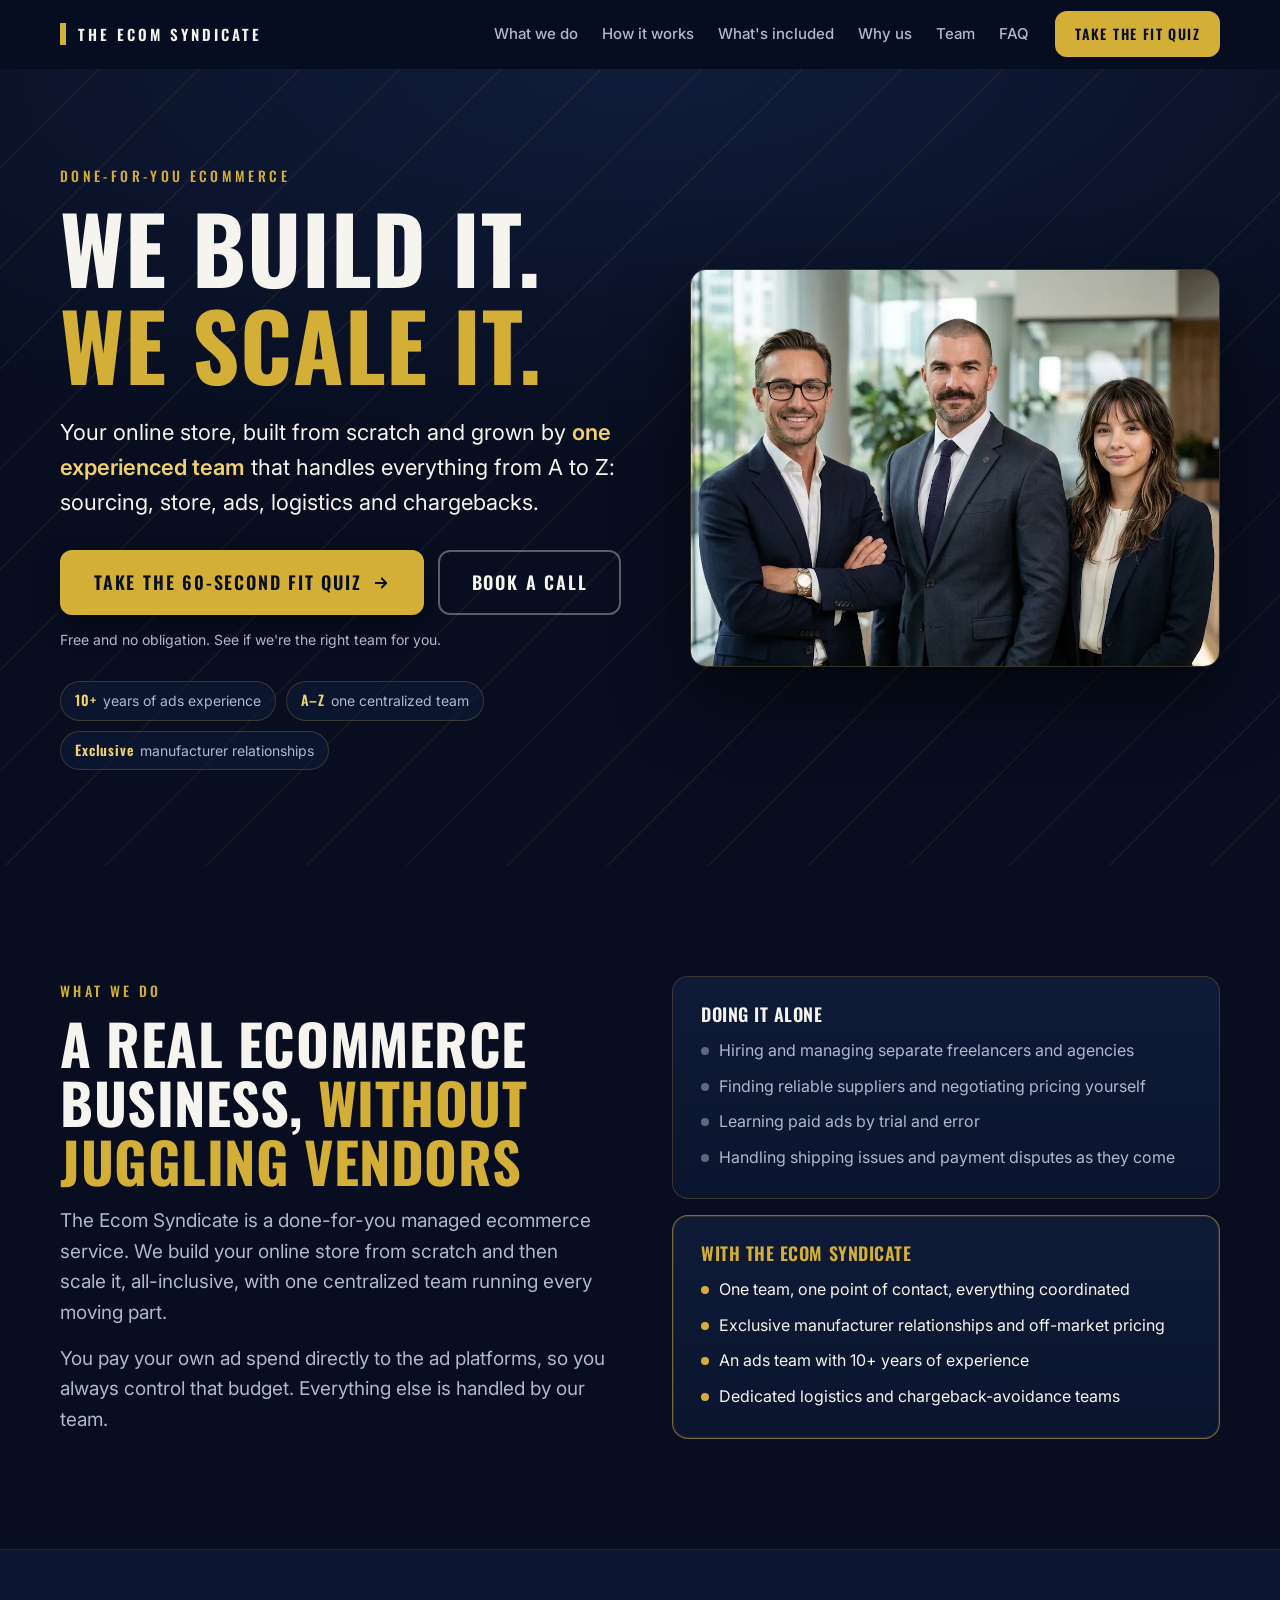
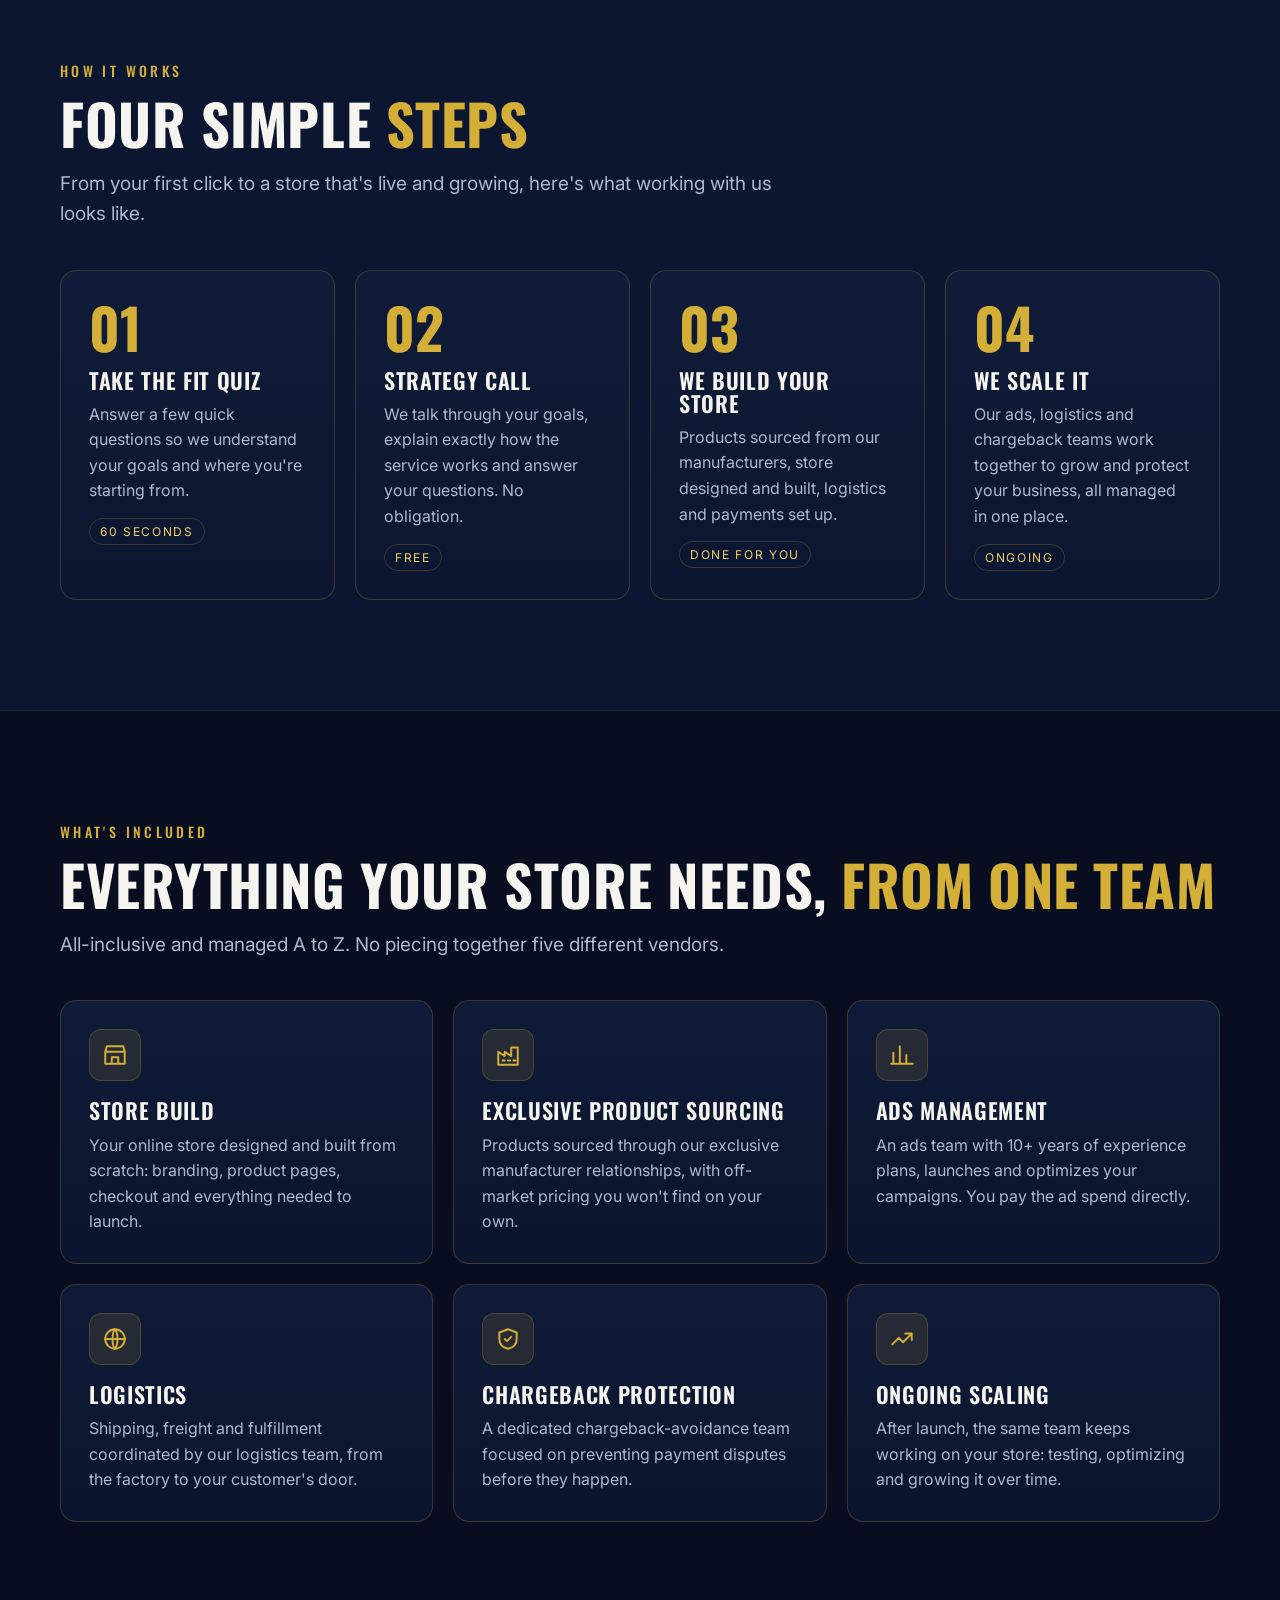
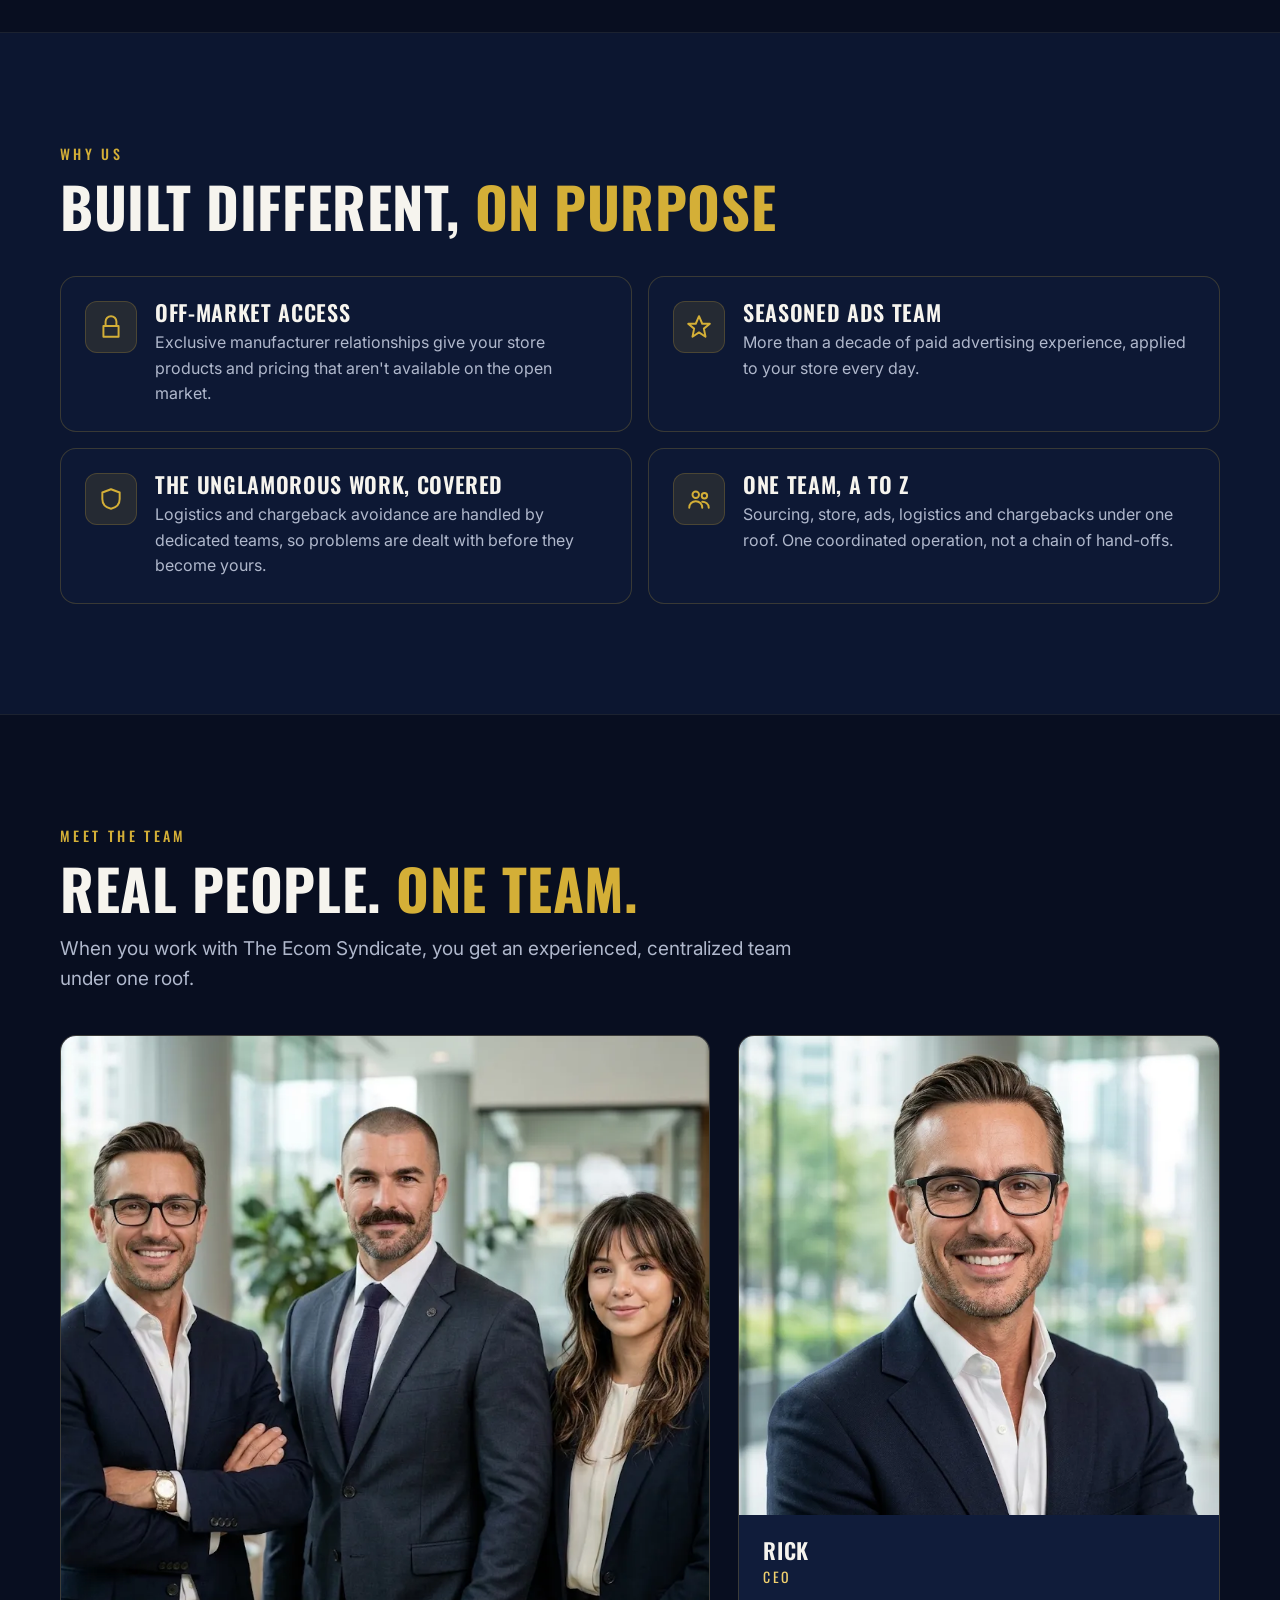
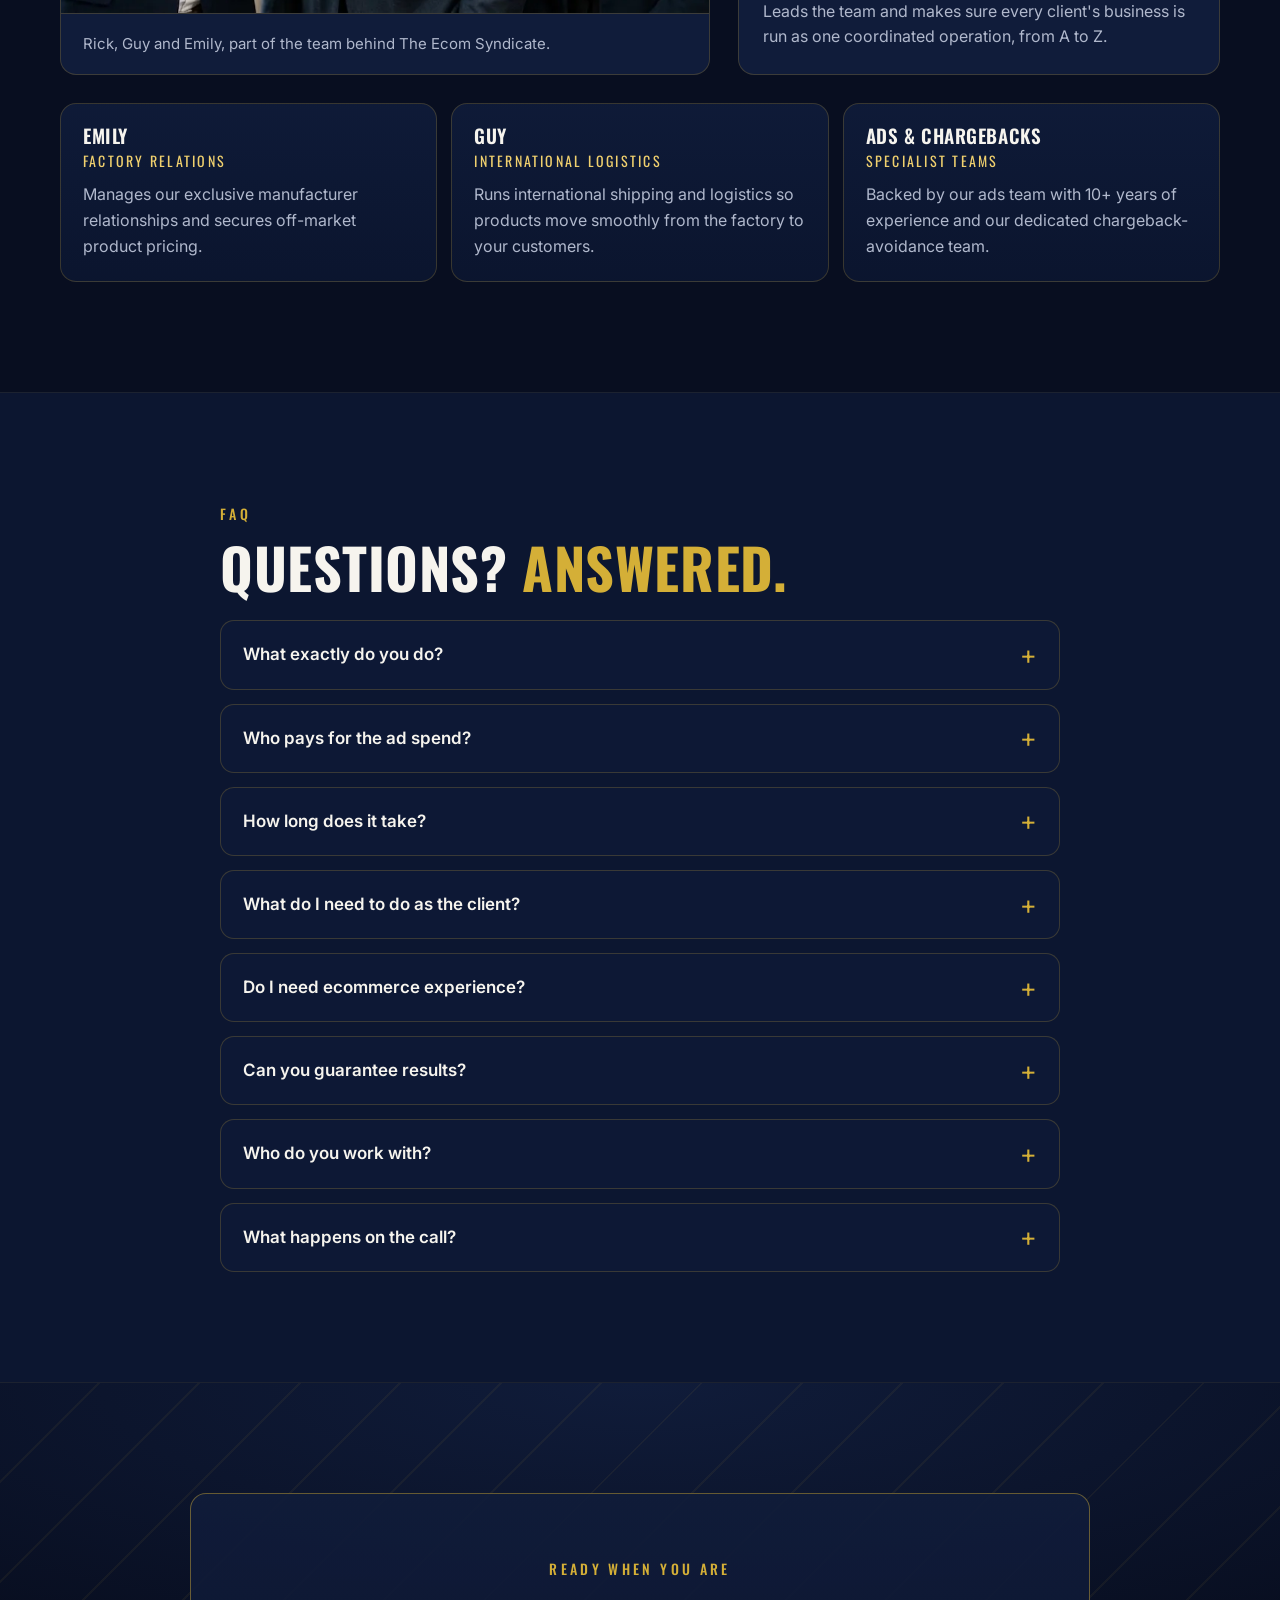
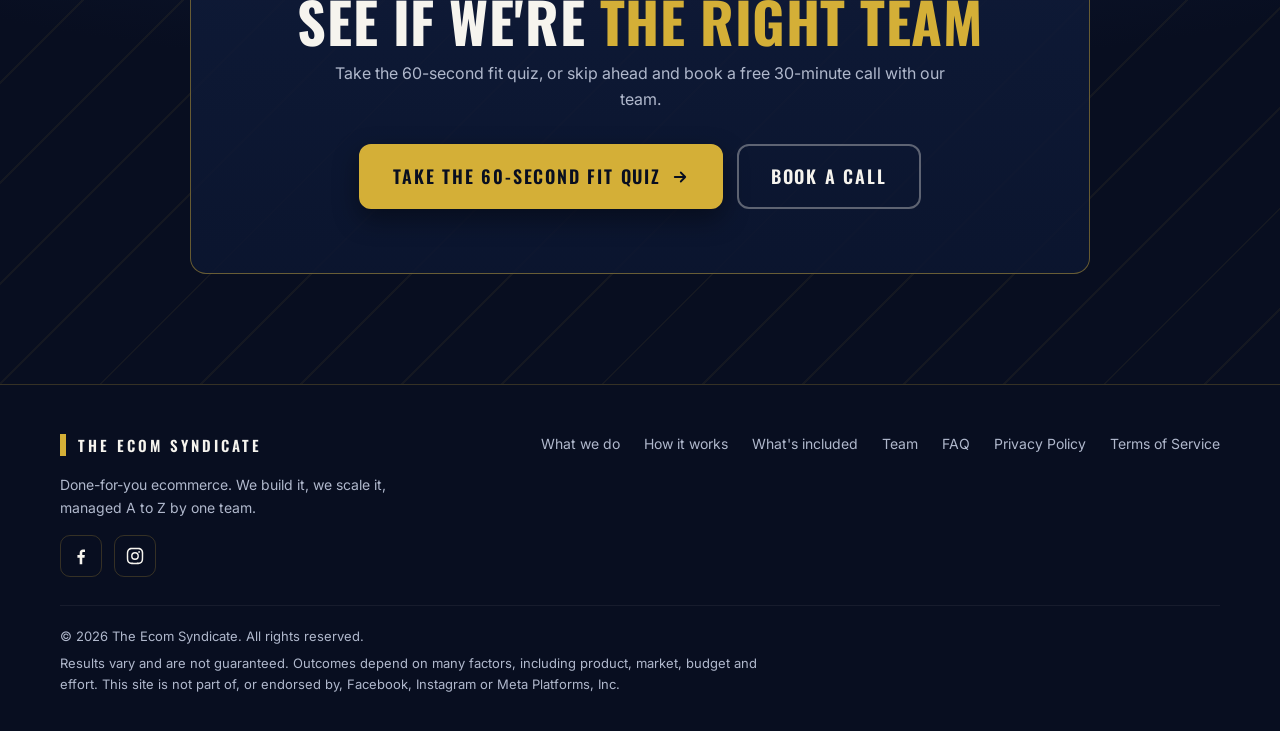
<file: index.html>
<!doctype html>
<html lang="en" class="no-js">
<head>
<meta charset="utf-8">
<meta name="viewport" content="width=device-width,initial-scale=1">
<script>document.documentElement.classList.remove('no-js')</script>
<title>The Ecom Syndicate | Done-for-You Ecommerce, Built and Scaled A to Z</title>
<meta name="description" content="The Ecom Syndicate builds your online store from scratch and scales it, managed A to Z by one experienced team: exclusive manufacturers, a 10+ year ads team, logistics and chargeback protection.">
<link rel="canonical" href="https://ecomsyndicatehq.com/">
<meta name="theme-color" content="#080e20">
<meta property="og:type" content="website">
<meta property="og:site_name" content="The Ecom Syndicate">
<meta property="og:title" content="The Ecom Syndicate | We Build It. We Scale It.">
<meta property="og:description" content="Done-for-you ecommerce, managed A to Z by one experienced team. Take the 60-second fit quiz.">
<meta property="og:url" content="https://ecomsyndicatehq.com/">
<meta property="og:image" content="https://ecomsyndicatehq.com/assets/og-image.jpg">
<meta property="og:image:width" content="1200">
<meta property="og:image:height" content="630">
<meta property="og:image:alt" content="The Ecom Syndicate: We build it. We scale it.">
<meta name="twitter:card" content="summary_large_image">
<meta name="twitter:title" content="The Ecom Syndicate | We Build It. We Scale It.">
<meta name="twitter:description" content="Done-for-you ecommerce, managed A to Z by one experienced team.">
<meta name="twitter:image" content="https://ecomsyndicatehq.com/assets/og-image.jpg">
<link rel="icon" href="favicon.ico" sizes="any">
<link rel="icon" type="image/svg+xml" href="favicon.svg">
<link rel="apple-touch-icon" href="assets/apple-touch-icon.png">
<link rel="manifest" href="site.webmanifest">
<link rel="preload" href="assets/oswald.woff2" as="font" type="font/woff2" crossorigin>
<link rel="preload" href="assets/inter.woff2" as="font" type="font/woff2" crossorigin>
<link rel="stylesheet" href="style.css">
<script type="application/ld+json">
{"@context":"https://schema.org","@type":"Organization","name":"The Ecom Syndicate","url":"https://ecomsyndicatehq.com/","logo":"https://ecomsyndicatehq.com/assets/icon-512.png","description":"Done-for-you managed ecommerce service. We build your online store from scratch and scale it, managed A to Z by one team.","sameAs":["https://www.facebook.com/profile.php?id=61596514027544","https://www.instagram.com/ecomsyndicate.hq/"]}
</script>
</head>
<body>
<a class="skip" href="#main">Skip to content</a>

<header class="site-head" id="head"><div class="wrap">
  <a class="wordmark" href="#top" aria-label="The Ecom Syndicate, back to top">The Ecom Syndicate</a>
  <button class="menu-btn" id="menuBtn" aria-expanded="false" aria-controls="nav" aria-label="Open menu"><svg viewBox="0 0 24 24" aria-hidden="true"><path d="M4 7h16M4 12h16M4 17h16"/></svg></button>
  <nav class="nav" id="nav" aria-label="Main">
    <ul>
      <li><a href="#what">What we do</a></li>
      <li><a href="#how">How it works</a></li>
      <li><a href="#included">What's included</a></li>
      <li><a href="#why">Why us</a></li>
      <li><a href="#team">Team</a></li>
      <li><a href="#faq">FAQ</a></li>
    </ul>
    <a class="btn sm" data-quiz href="https://ernestponz-create.github.io/ecom-syndicate/quiz/?utm_source=website&amp;utm_medium=referral&amp;utm_campaign=company_site">Take the fit quiz</a>
  </nav>
</div></header>

<main id="main">
<div class="bg hero" id="top"><div class="wrap">
  <div>
    <div class="eyebrow">Done-for-you ecommerce</div>
    <h1><span>We build it.</span><span class="gold">We scale it.</span></h1>
    <p class="lead">Your online store, built from scratch and grown by <b>one experienced team</b> that handles everything from A to Z: sourcing, store, ads, logistics and chargebacks.</p>
    <div class="ctas">
      <a class="btn" data-quiz href="https://ernestponz-create.github.io/ecom-syndicate/quiz/?utm_source=website&amp;utm_medium=referral&amp;utm_campaign=company_site">Take the 60-second fit quiz <svg viewBox="0 0 24 24" aria-hidden="true"><path d="M5 12h14M13 6l6 6-6 6"/></svg></a>
      <a class="btn ghost" href="#book">Book a call</a>
    </div>
    <span class="cta-note">Free and no obligation. See if we're the right team for you.</span>
    <ul class="pills" aria-label="Highlights">
      <li><b>10+</b>years of ads experience</li>
      <li><b>A–Z</b>one centralized team</li>
      <li><b>Exclusive</b>manufacturer relationships</li>
    </ul>
  </div>
  <div class="photo"><picture><source srcset="assets/team-photo.webp" type="image/webp"><img src="assets/team-photo.jpg" width="1024" height="765" alt="Rick, Guy and Emily of The Ecom Syndicate team in a modern office" fetchpriority="high"></picture></div>
</div></div>

<section id="what"><div class="wrap split">
  <div class="reveal">
    <div class="eyebrow">What we do</div>
    <h2>A real ecommerce business, <span class="gold">without juggling vendors</span></h2>
    <p class="sub">The Ecom Syndicate is a done-for-you managed ecommerce service. We build your online store from scratch and then scale it, all-inclusive, with one centralized team running every moving part.</p>
    <p class="sub">You pay your own ad spend directly to the ad platforms, so you always control that budget. Everything else is handled by our team.</p>
  </div>
  <div class="compare reveal">
    <div class="card">
      <h3>Doing it alone</h3>
      <ul>
        <li>Hiring and managing separate freelancers and agencies</li>
        <li>Finding reliable suppliers and negotiating pricing yourself</li>
        <li>Learning paid ads by trial and error</li>
        <li>Handling shipping issues and payment disputes as they come</li>
      </ul>
    </div>
    <div class="card us">
      <h3><span class="gold">With The Ecom Syndicate</span></h3>
      <ul>
        <li>One team, one point of contact, everything coordinated</li>
        <li>Exclusive manufacturer relationships and off-market pricing</li>
        <li>An ads team with 10+ years of experience</li>
        <li>Dedicated logistics and chargeback-avoidance teams</li>
      </ul>
    </div>
  </div>
</div></section>

<section id="how" class="alt"><div class="wrap">
  <div class="reveal">
    <div class="eyebrow">How it works</div>
    <h2>Four simple <span class="gold">steps</span></h2>
    <p class="sub">From your first click to a store that's live and growing, here's what working with us looks like.</p>
  </div>
  <ol class="grid g4 steps" style="list-style:none">
    <li class="card step reveal"><div class="num" aria-hidden="true">01</div><h3>Take the fit quiz</h3><p>Answer a few quick questions so we understand your goals and where you're starting from.</p><span class="tag">60 seconds</span></li>
    <li class="card step reveal"><div class="num" aria-hidden="true">02</div><h3>Strategy call</h3><p>We talk through your goals, explain exactly how the service works and answer your questions. No obligation.</p><span class="tag">Free</span></li>
    <li class="card step reveal"><div class="num" aria-hidden="true">03</div><h3>We build your store</h3><p>Products sourced from our manufacturers, store designed and built, logistics and payments set up.</p><span class="tag">Done for you</span></li>
    <li class="card step reveal"><div class="num" aria-hidden="true">04</div><h3>We scale it</h3><p>Our ads, logistics and chargeback teams work together to grow and protect your business, all managed in one place.</p><span class="tag">Ongoing</span></li>
  </ol>
</div></section>

<section id="included"><div class="wrap">
  <div class="reveal">
    <div class="eyebrow">What's included</div>
    <h2>Everything your store needs, <span class="gold">from one team</span></h2>
    <p class="sub">All-inclusive and managed A to Z. No piecing together five different vendors.</p>
  </div>
  <div class="grid g3">
    <article class="card reveal"><div class="ico" aria-hidden="true"><svg viewBox="0 0 24 24"><path d="M3 9l1.5-5h15L21 9M3 9h18M3 9v11h18V9M9 20v-6h6v6"/></svg></div><h3>Store build</h3><p>Your online store designed and built from scratch: branding, product pages, checkout and everything needed to launch.</p></article>
    <article class="card reveal"><div class="ico" aria-hidden="true"><svg viewBox="0 0 24 24"><path d="M3 21V9l6 4V9l6 4V5h6v16zM7 17h2M12 17h2M17 17h2"/></svg></div><h3>Exclusive product sourcing</h3><p>Products sourced through our exclusive manufacturer relationships, with off-market pricing you won't find on your own.</p></article>
    <article class="card reveal"><div class="ico" aria-hidden="true"><svg viewBox="0 0 24 24"><path d="M4 20V10M10 20V4M16 20v-8M22 20H2"/></svg></div><h3>Ads management</h3><p>An ads team with 10+ years of experience plans, launches and optimizes your campaigns. You pay the ad spend directly.</p></article>
    <article class="card reveal"><div class="ico" aria-hidden="true"><svg viewBox="0 0 24 24"><circle cx="12" cy="12" r="9"/><path d="M3 12h18M12 3c3 3 3 15 0 18M12 3c-3 3-3 15 0 18"/></svg></div><h3>Logistics</h3><p>Shipping, freight and fulfillment coordinated by our logistics team, from the factory to your customer's door.</p></article>
    <article class="card reveal"><div class="ico" aria-hidden="true"><svg viewBox="0 0 24 24"><path d="M12 3l8 3v6c0 5-3.5 8-8 9-4.5-1-8-4-8-9V6zM9 12l2 2 4-4"/></svg></div><h3>Chargeback protection</h3><p>A dedicated chargeback-avoidance team focused on preventing payment disputes before they happen.</p></article>
    <article class="card reveal"><div class="ico" aria-hidden="true"><svg viewBox="0 0 24 24"><path d="M3 17l6-6 4 4 8-8M15 7h6v6"/></svg></div><h3>Ongoing scaling</h3><p>After launch, the same team keeps working on your store: testing, optimizing and growing it over time.</p></article>
  </div>
</div></section>

<section id="why" class="alt"><div class="wrap">
  <div class="reveal">
    <div class="eyebrow">Why us</div>
    <h2>Built different, <span class="gold">on purpose</span></h2>
  </div>
  <div class="why">
    <div class="item reveal"><div class="ico" aria-hidden="true"><svg viewBox="0 0 24 24"><path d="M7 11V7a5 5 0 0110 0v4M5 11h14v10H5z"/></svg></div><div><h3>Off-market access</h3><p>Exclusive manufacturer relationships give your store products and pricing that aren't available on the open market.</p></div></div>
    <div class="item reveal"><div class="ico" aria-hidden="true"><svg viewBox="0 0 24 24"><path d="M12 2l3 7h7l-5.5 4.5L18 21l-6-4-6 4 1.5-7.5L2 9h7z"/></svg></div><div><h3>Seasoned ads team</h3><p>More than a decade of paid advertising experience, applied to your store every day.</p></div></div>
    <div class="item reveal"><div class="ico" aria-hidden="true"><svg viewBox="0 0 24 24"><path d="M12 3l8 3v6c0 5-3.5 8-8 9-4.5-1-8-4-8-9V6z"/></svg></div><div><h3>The unglamorous work, covered</h3><p>Logistics and chargeback avoidance are handled by dedicated teams, so problems are dealt with before they become yours.</p></div></div>
    <div class="item reveal"><div class="ico" aria-hidden="true"><svg viewBox="0 0 24 24"><circle cx="9" cy="8" r="3"/><circle cx="17" cy="9" r="2.5"/><path d="M3 20c0-3.5 2.7-6 6-6s6 2.5 6 6M15 14.5c3 0 6 2 6 5.5"/></svg></div><div><h3>One team, A to Z</h3><p>Sourcing, store, ads, logistics and chargebacks under one roof. One coordinated operation, not a chain of hand-offs.</p></div></div>
  </div>
</div></section>

<section id="team"><div class="wrap">
  <div class="reveal">
    <div class="eyebrow">Meet the team</div>
    <h2>Real people. <span class="gold">One team.</span></h2>
    <p class="sub">When you work with The Ecom Syndicate, you get an experienced, centralized team under one roof.</p>
  </div>
  <div class="team">
    <figure class="group reveal">
      <picture><source srcset="assets/team-photo.webp" type="image/webp"><img loading="lazy" src="assets/team-photo.jpg" width="1024" height="765" alt="Rick, Guy and Emily of The Ecom Syndicate standing together in the office"></picture>
      <figcaption>Rick, Guy and Emily, part of the team behind The Ecom Syndicate.</figcaption>
    </figure>
    <article class="ceo reveal">
      <picture><source srcset="assets/rick-ceo.webp" type="image/webp"><img loading="lazy" src="assets/rick-ceo.jpg" width="765" height="1024" alt="Portrait of Rick, CEO of The Ecom Syndicate"></picture>
      <div class="meta"><h3>Rick</h3><div class="role">CEO</div><p>Leads the team and makes sure every client's business is run as one coordinated operation, from A to Z.</p></div>
    </article>
  </div>
  <div class="roles">
    <div class="card reveal"><h3>Emily</h3><div class="role">Factory Relations</div><p>Manages our exclusive manufacturer relationships and secures off-market product pricing.</p></div>
    <div class="card reveal"><h3>Guy</h3><div class="role">International Logistics</div><p>Runs international shipping and logistics so products move smoothly from the factory to your customers.</p></div>
    <div class="card reveal"><h3>Ads &amp; chargebacks</h3><div class="role">Specialist teams</div><p>Backed by our ads team with 10+ years of experience and our dedicated chargeback-avoidance team.</p></div>
  </div>
</div></section>

<section id="faq" class="alt"><div class="wrap faq">
  <div class="eyebrow">FAQ</div>
  <h2>Questions? <span class="gold">Answered.</span></h2>
  <div style="margin-top:24px">
    <details><summary>What exactly do you do?</summary><p>We're a done-for-you managed ecommerce service. We build your online store from scratch and scale it. One centralized team handles store build, product sourcing, advertising, logistics and chargeback protection.</p></details>
    <details><summary>Who pays for the ad spend?</summary><p>You do. Ad spend is paid directly by you to the ad platforms, so you always own and control that budget. Our ads team plans and manages the campaigns.</p></details>
    <details><summary>How long does it take?</summary><p>It depends on your products, sourcing and setup, so we don't quote a one-size-fits-all timeline. On your strategy call we'll walk you through realistic timing for building and launching your store.</p></details>
    <details><summary>What do I need to do as the client?</summary><p>Very little day to day. You share your goals, fund your own ad spend, review and approve key decisions, and stay in the loop on progress. Our team handles the work from A to Z.</p></details>
    <details><summary>Do I need ecommerce experience?</summary><p>No. Some clients are starting from zero, and others already run a store and want help scaling it. Either way, our team does the heavy lifting.</p></details>
    <details><summary>Can you guarantee results?</summary><p>No one can honestly guarantee specific results, and we don't. Outcomes depend on many factors, including product, market, budget and timing. What we do offer is an experienced team working on your business, and an honest conversation about what's realistic.</p></details>
    <details><summary>Who do you work with?</summary><p>We currently focus on clients in the United States: aspiring ecommerce owners and investors who want a real online business without running every piece themselves.</p></details>
    <details><summary>What happens on the call?</summary><p>We learn about your goals and situation, explain how the service works and answer your questions. If it looks like a fit, we'll outline next steps. There's no obligation.</p></details>
  </div>
</div></section>

<section id="book" class="bg final"><div class="wrap">
  <div class="card reveal">
    <div class="eyebrow">Ready when you are</div>
    <h2>See if we're <span class="gold">the right team</span></h2>
    <p class="sub">Take the 60-second fit quiz, or skip ahead and book a free 30-minute call with our team.</p>
    <div class="ctas">
      <a class="btn" data-quiz href="https://ernestponz-create.github.io/ecom-syndicate/quiz/?utm_source=website&amp;utm_medium=referral&amp;utm_campaign=company_site">Take the 60-second fit quiz <svg viewBox="0 0 24 24" aria-hidden="true"><path d="M5 12h14M13 6l6 6-6 6"/></svg></a>
      <a class="btn ghost" href="https://calendly.com/ernestponz/30min" target="_blank" rel="noopener">Book a call <span class="sr">(opens in a new tab)</span></a>
    </div>
  </div>
</div></section>
</main>

<footer><div class="wrap">
  <div class="top">
    <div>
      <a class="wordmark" href="#top">The Ecom Syndicate</a>
      <p style="margin-top:12px;max-width:40ch">Done-for-you ecommerce. We build it, we scale it, managed A to Z by one team.</p>
      <div class="social">
        <a href="https://www.facebook.com/profile.php?id=61596514027544" target="_blank" rel="noopener" aria-label="The Ecom Syndicate on Facebook (opens in a new tab)"><svg viewBox="0 0 24 24" aria-hidden="true"><path d="M13.5 22v-8h2.7l.4-3.2h-3.1V8.8c0-.9.3-1.5 1.6-1.5h1.7V4.4c-.3 0-1.3-.1-2.4-.1-2.4 0-4 1.5-4 4.1v2.4H7.7V14h2.7v8z"/></svg></a>
        <a href="https://www.instagram.com/ecomsyndicate.hq/" target="_blank" rel="noopener" aria-label="The Ecom Syndicate on Instagram (opens in a new tab)"><svg viewBox="0 0 24 24" aria-hidden="true"><path d="M12 7.3A4.7 4.7 0 1 0 12 16.7 4.7 4.7 0 0 0 12 7.3zm0 7.7a3 3 0 1 1 0-6 3 3 0 0 1 0 6zm6-7.9a1.1 1.1 0 1 1-2.2 0 1.1 1.1 0 0 1 2.2 0zM21.9 8.1c-.1-1.6-.4-3-1.6-4.2S17.6 2.3 16 2.2C14.3 2.1 9.7 2.1 8 2.2c-1.6.1-3 .4-4.2 1.6S2.3 6.5 2.2 8.1C2.1 9.8 2.1 14.3 2.2 16c.1 1.6.4 3 1.6 4.2s2.6 1.5 4.2 1.6c1.7.1 6.3.1 8 0 1.6-.1 3-.4 4.2-1.6s1.5-2.6 1.6-4.2c.1-1.7.1-6.2.1-7.9zm-2.2 9.7a3.3 3.3 0 0 1-1.8 1.8c-1.3.5-4.3.4-5.9.4s-4.6.1-5.9-.4a3.3 3.3 0 0 1-1.8-1.8c-.5-1.3-.4-4.3-.4-5.8s-.1-4.6.4-5.8a3.3 3.3 0 0 1 1.8-1.8C7.4 3.9 10.4 4 12 4s4.6-.1 5.9.4a3.3 3.3 0 0 1 1.8 1.8c.5 1.3.4 4.3.4 5.8s.1 4.6-.4 5.8z"/></svg></a>
      </div>
    </div>
    <nav aria-label="Footer">
      <ul>
        <li><a href="#what">What we do</a></li>
        <li><a href="#how">How it works</a></li>
        <li><a href="#included">What's included</a></li>
        <li><a href="#team">Team</a></li>
        <li><a href="#faq">FAQ</a></li>
        <li><a href="privacy.html">Privacy Policy</a></li>
        <li><a href="terms.html">Terms of Service</a></li>
      </ul>
    </nav>
  </div>
  <div class="legal-note">
    <p>&copy; <span id="yr">2026</span> The Ecom Syndicate. All rights reserved.</p>
    <p style="margin-top:6px;max-width:90ch">Results vary and are not guaranteed. Outcomes depend on many factors, including product, market, budget and effort. This site is not part of, or endorsed by, Facebook, Instagram or Meta Platforms, Inc.</p>
  </div>
</div></footer>
<script src="script.js" defer></script>
</body>
</html>
</file>
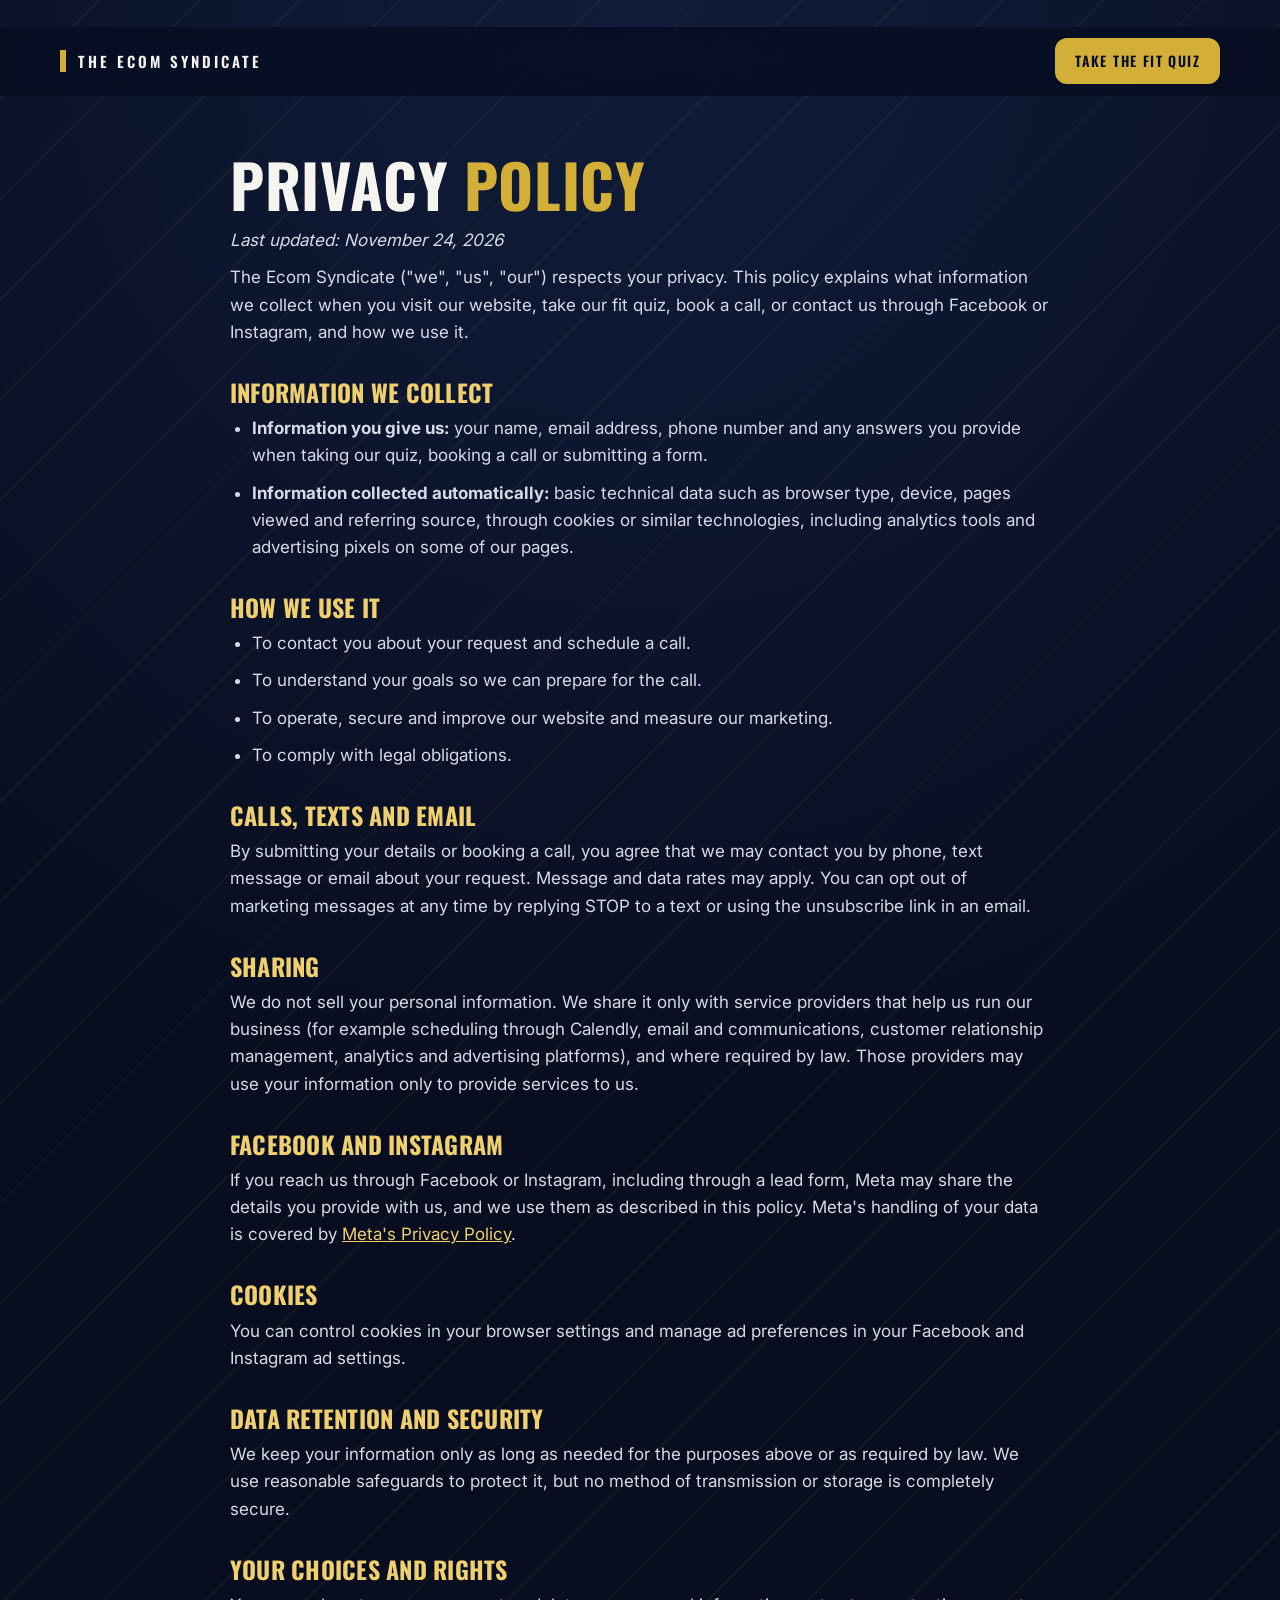
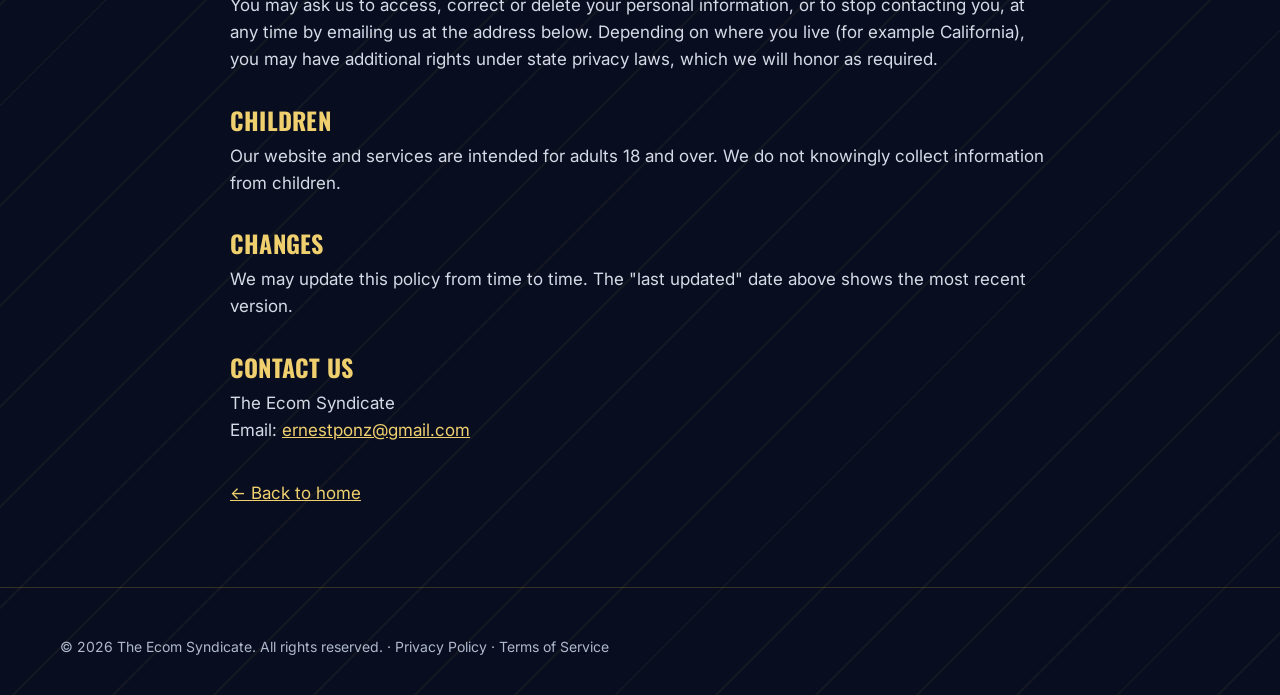
<file: privacy.html>
<!doctype html>
<html lang="en">
<head>
<meta charset="utf-8"><meta name="viewport" content="width=device-width,initial-scale=1">
<title>Privacy Policy | The Ecom Syndicate</title>
<meta name="description" content="How The Ecom Syndicate collects, uses and protects your information.">
<link rel="canonical" href="https://ecomsyndicatehq.com/privacy.html">
<meta name="theme-color" content="#080e20">
<link rel="icon" href="favicon.ico" sizes="any"><link rel="icon" type="image/svg+xml" href="favicon.svg"><link rel="apple-touch-icon" href="assets/apple-touch-icon.png">
<link rel="preload" href="assets/oswald.woff2" as="font" type="font/woff2" crossorigin>
<link rel="stylesheet" href="style.css">
</head>
<body class="bg">
<a class="skip" href="#main">Skip to content</a>
<header class="site-head" id="head"><div class="wrap"><a class="wordmark" href="index.html">The Ecom Syndicate</a><a class="btn sm" href="https://ernestponz-create.github.io/ecom-syndicate/quiz/?utm_source=website&amp;utm_medium=referral&amp;utm_campaign=company_site">Take the fit quiz</a></div></header>
<main id="main" class="wrap legal">
<h1>Privacy <span class="gold">Policy</span></h1>
<p><em>Last updated: November 24, 2026</em></p>
<p>The Ecom Syndicate ("we", "us", "our") respects your privacy. This policy explains what information we collect when you visit our website, take our fit quiz, book a call, or contact us through Facebook or Instagram, and how we use it.</p>
<h2>Information we collect</h2>
<ul>
<li><strong>Information you give us:</strong> your name, email address, phone number and any answers you provide when taking our quiz, booking a call or submitting a form.</li>
<li><strong>Information collected automatically:</strong> basic technical data such as browser type, device, pages viewed and referring source, through cookies or similar technologies, including analytics tools and advertising pixels on some of our pages.</li>
</ul>
<h2>How we use it</h2>
<ul>
<li>To contact you about your request and schedule a call.</li>
<li>To understand your goals so we can prepare for the call.</li>
<li>To operate, secure and improve our website and measure our marketing.</li>
<li>To comply with legal obligations.</li>
</ul>
<h2>Calls, texts and email</h2>
<p>By submitting your details or booking a call, you agree that we may contact you by phone, text message or email about your request. Message and data rates may apply. You can opt out of marketing messages at any time by replying STOP to a text or using the unsubscribe link in an email.</p>
<h2>Sharing</h2>
<p>We do not sell your personal information. We share it only with service providers that help us run our business (for example scheduling through Calendly, email and communications, customer relationship management, analytics and advertising platforms), and where required by law. Those providers may use your information only to provide services to us.</p>
<h2>Facebook and Instagram</h2>
<p>If you reach us through Facebook or Instagram, including through a lead form, Meta may share the details you provide with us, and we use them as described in this policy. Meta's handling of your data is covered by <a href="https://www.facebook.com/privacy/policy/" rel="noopener">Meta's Privacy Policy</a>.</p>
<h2>Cookies</h2>
<p>You can control cookies in your browser settings and manage ad preferences in your Facebook and Instagram ad settings.</p>
<h2>Data retention and security</h2>
<p>We keep your information only as long as needed for the purposes above or as required by law. We use reasonable safeguards to protect it, but no method of transmission or storage is completely secure.</p>
<h2>Your choices and rights</h2>
<p>You may ask us to access, correct or delete your personal information, or to stop contacting you, at any time by emailing us at the address below. Depending on where you live (for example California), you may have additional rights under state privacy laws, which we will honor as required.</p>
<h2>Children</h2>
<p>Our website and services are intended for adults 18 and over. We do not knowingly collect information from children.</p>
<h2>Changes</h2>
<p>We may update this policy from time to time. The "last updated" date above shows the most recent version.</p>
<h2>Contact us</h2>
<p>The Ecom Syndicate<br>Email: <span data-contact-email></span></p>
<p style="margin-top:36px"><a href="index.html">&larr; Back to home</a></p>
</main>
<footer><div class="wrap"><p>&copy; <span id="yr">2026</span> The Ecom Syndicate. All rights reserved. &middot; <a href="privacy.html">Privacy Policy</a> &middot; <a href="terms.html">Terms of Service</a></p></div></footer>
<script src="script.js" defer></script>
</body></html>
</file>
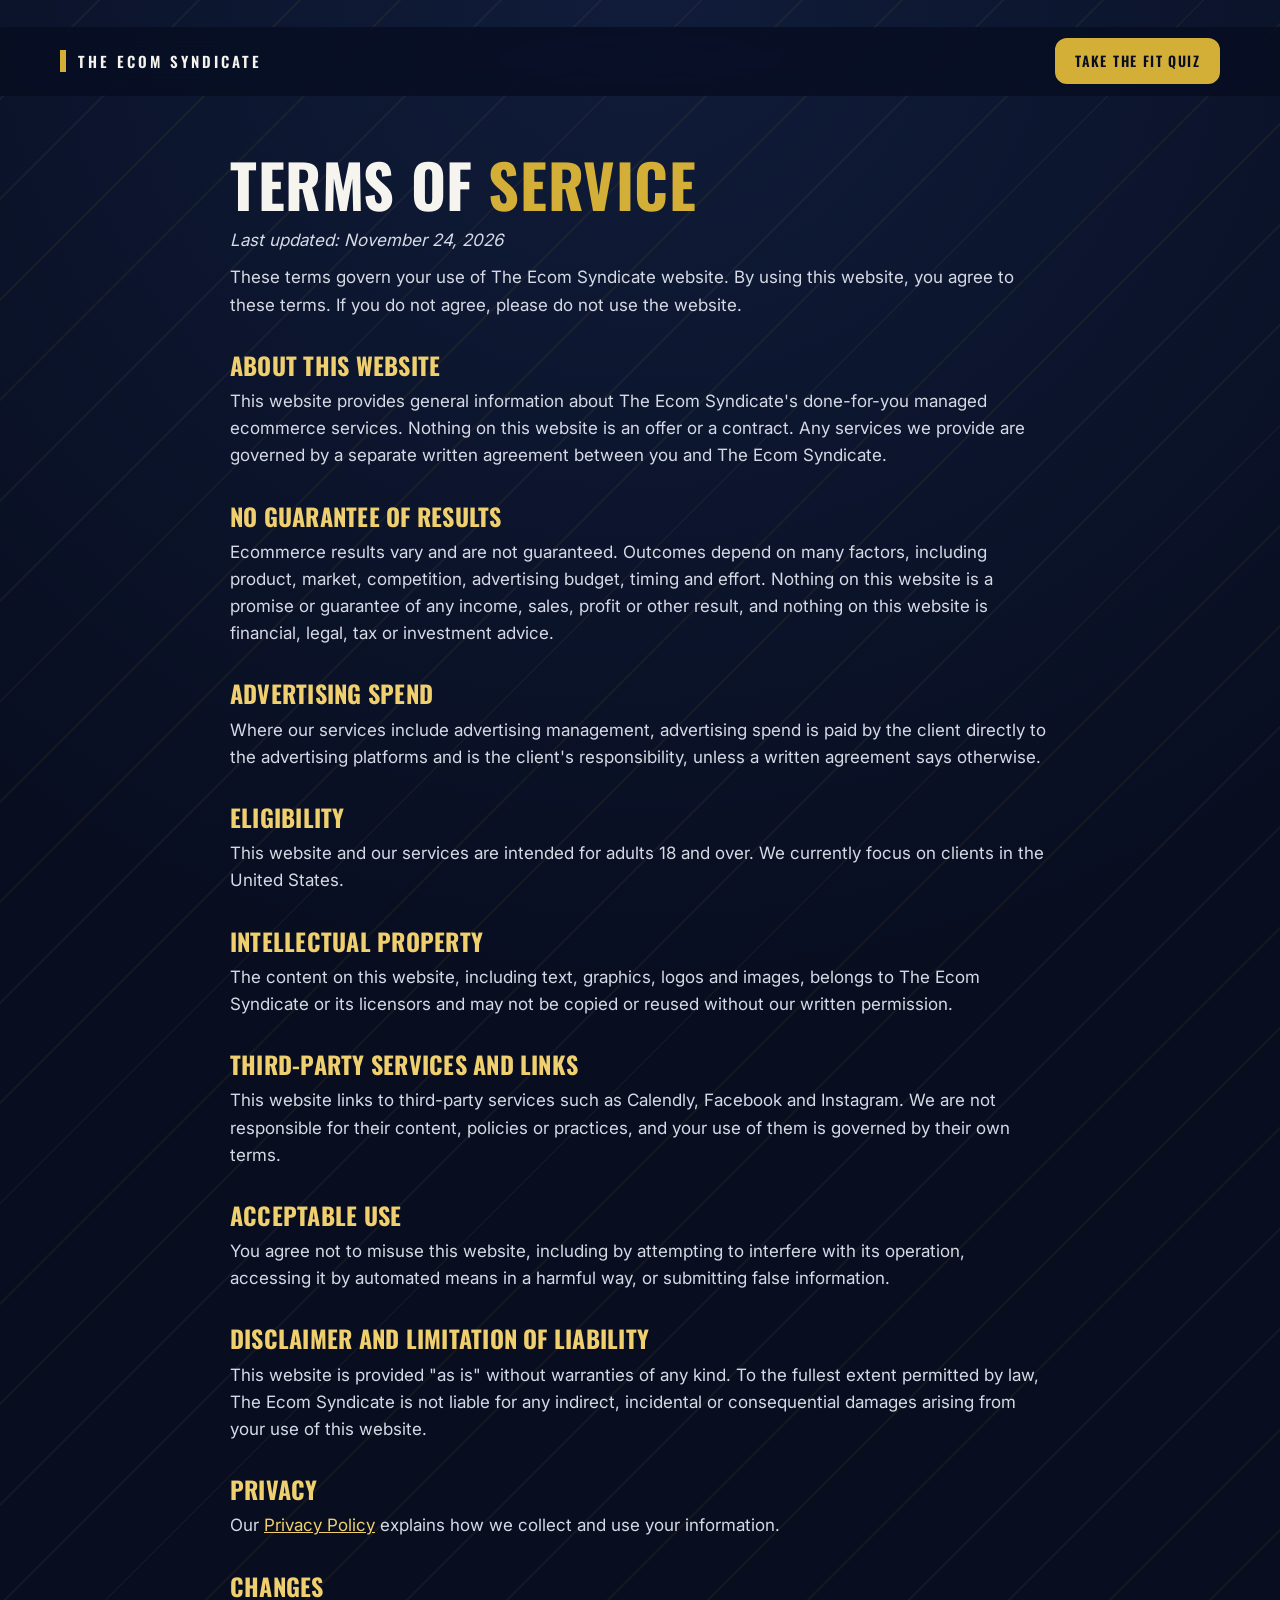
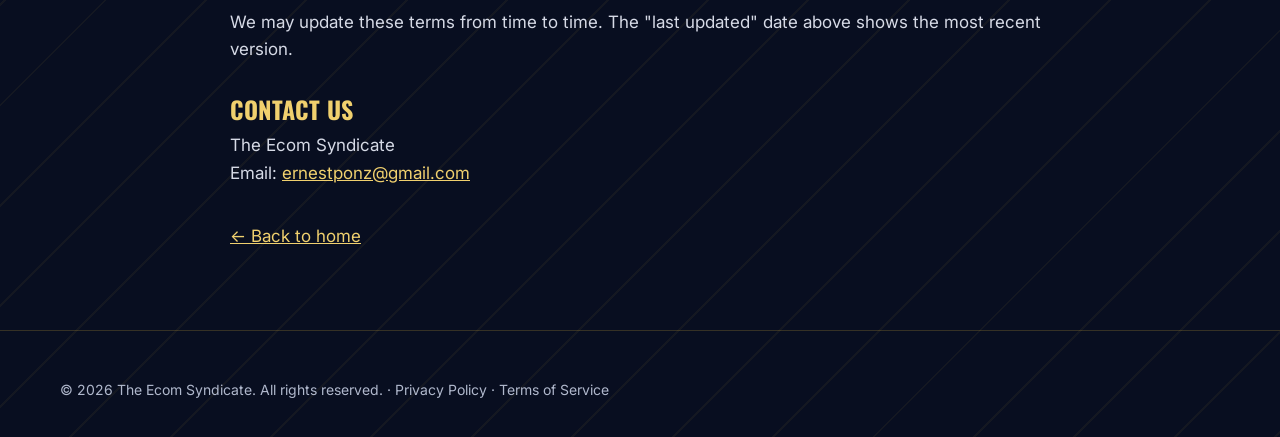
<file: terms.html>
<!doctype html>
<html lang="en">
<head>
<meta charset="utf-8"><meta name="viewport" content="width=device-width,initial-scale=1">
<title>Terms of Service | The Ecom Syndicate</title>
<meta name="description" content="The terms that govern use of The Ecom Syndicate website.">
<link rel="canonical" href="https://ecomsyndicatehq.com/terms.html">
<meta name="theme-color" content="#080e20">
<link rel="icon" href="favicon.ico" sizes="any"><link rel="icon" type="image/svg+xml" href="favicon.svg"><link rel="apple-touch-icon" href="assets/apple-touch-icon.png">
<link rel="preload" href="assets/oswald.woff2" as="font" type="font/woff2" crossorigin>
<link rel="stylesheet" href="style.css">
</head>
<body class="bg">
<a class="skip" href="#main">Skip to content</a>
<header class="site-head" id="head"><div class="wrap"><a class="wordmark" href="index.html">The Ecom Syndicate</a><a class="btn sm" href="https://ernestponz-create.github.io/ecom-syndicate/quiz/?utm_source=website&amp;utm_medium=referral&amp;utm_campaign=company_site">Take the fit quiz</a></div></header>
<main id="main" class="wrap legal">
<h1>Terms of <span class="gold">Service</span></h1>
<p><em>Last updated: November 24, 2026</em></p>
<p>These terms govern your use of The Ecom Syndicate website. By using this website, you agree to these terms. If you do not agree, please do not use the website.</p>
<h2>About this website</h2>
<p>This website provides general information about The Ecom Syndicate's done-for-you managed ecommerce services. Nothing on this website is an offer or a contract. Any services we provide are governed by a separate written agreement between you and The Ecom Syndicate.</p>
<h2>No guarantee of results</h2>
<p>Ecommerce results vary and are not guaranteed. Outcomes depend on many factors, including product, market, competition, advertising budget, timing and effort. Nothing on this website is a promise or guarantee of any income, sales, profit or other result, and nothing on this website is financial, legal, tax or investment advice.</p>
<h2>Advertising spend</h2>
<p>Where our services include advertising management, advertising spend is paid by the client directly to the advertising platforms and is the client's responsibility, unless a written agreement says otherwise.</p>
<h2>Eligibility</h2>
<p>This website and our services are intended for adults 18 and over. We currently focus on clients in the United States.</p>
<h2>Intellectual property</h2>
<p>The content on this website, including text, graphics, logos and images, belongs to The Ecom Syndicate or its licensors and may not be copied or reused without our written permission.</p>
<h2>Third-party services and links</h2>
<p>This website links to third-party services such as Calendly, Facebook and Instagram. We are not responsible for their content, policies or practices, and your use of them is governed by their own terms.</p>
<h2>Acceptable use</h2>
<p>You agree not to misuse this website, including by attempting to interfere with its operation, accessing it by automated means in a harmful way, or submitting false information.</p>
<h2>Disclaimer and limitation of liability</h2>
<p>This website is provided "as is" without warranties of any kind. To the fullest extent permitted by law, The Ecom Syndicate is not liable for any indirect, incidental or consequential damages arising from your use of this website.</p>
<h2>Privacy</h2>
<p>Our <a href="privacy.html">Privacy Policy</a> explains how we collect and use your information.</p>
<h2>Changes</h2>
<p>We may update these terms from time to time. The "last updated" date above shows the most recent version.</p>
<h2>Contact us</h2>
<p>The Ecom Syndicate<br>Email: <span data-contact-email></span></p>
<p style="margin-top:36px"><a href="index.html">&larr; Back to home</a></p>
</main>
<footer><div class="wrap"><p>&copy; <span id="yr">2026</span> The Ecom Syndicate. All rights reserved. &middot; <a href="privacy.html">Privacy Policy</a> &middot; <a href="terms.html">Terms of Service</a></p></div></footer>
<script src="script.js" defer></script>
</body></html>
</file>
<file: style.css>
@font-face{font-family:Oswald;src:url(assets/oswald.woff2) format("woff2");font-weight:200 700;font-display:swap}
@font-face{font-family:Inter;src:url(assets/inter.woff2) format("woff2");font-weight:100 900;font-display:swap}
:root{--navy:#080e20;--navy2:#101c3a;--navy3:#0c1630;--gold:#d4af37;--gold-l:#f0d06e;--white:#f6f4ee;--mute:#b0b8cc;--line:rgba(212,175,55,.22);--radius:16px}
*{box-sizing:border-box;margin:0;padding:0}
html{scroll-behavior:smooth;scroll-padding-top:80px;-webkit-text-size-adjust:100%}
@media (prefers-reduced-motion:reduce){html{scroll-behavior:auto}*{transition:none!important;animation:none!important}}
body{font-family:Inter,system-ui,-apple-system,"Segoe UI",Roboto,sans-serif;background:var(--navy);color:var(--white);line-height:1.6;font-size:17px;overflow-x:hidden}
img{max-width:100%;display:block;height:auto}
a{color:var(--gold-l)}
:focus-visible{outline:3px solid var(--gold-l);outline-offset:3px;border-radius:4px}
.skip{position:absolute;left:-999px;top:8px;background:var(--gold);color:var(--navy);padding:10px 16px;border-radius:8px;z-index:100;font-weight:600}
.skip:focus{left:12px}
.wrap{width:min(1160px,100% - 40px);margin-inline:auto}
h1,h2,h3{font-family:Oswald,Impact,sans-serif;text-transform:uppercase;line-height:1.05;font-weight:700;letter-spacing:.01em}
h2{font-size:clamp(34px,6vw,56px)}
h3{font-size:22px;letter-spacing:.03em;font-weight:600}
.gold{color:var(--gold)}
.eyebrow{font-family:Oswald,sans-serif;letter-spacing:.24em;color:var(--gold);font-size:14px;text-transform:uppercase;margin-bottom:12px;font-weight:500}
.sub{color:var(--mute);font-size:clamp(17px,2.2vw,19px);max-width:62ch;margin-top:16px}
.wordmark{display:inline-flex;align-items:center;gap:12px;font-family:Oswald,sans-serif;font-weight:600;letter-spacing:.2em;font-size:15px;text-transform:uppercase;color:var(--white);text-decoration:none;white-space:nowrap}
.wordmark:before{content:"";width:6px;height:22px;background:var(--gold)}
.btn{display:inline-flex;align-items:center;justify-content:center;gap:10px;background:var(--gold);color:var(--navy);font-family:Oswald,sans-serif;font-weight:600;text-transform:uppercase;letter-spacing:.1em;font-size:18px;padding:16px 32px;border-radius:12px;text-decoration:none;border:2px solid var(--gold);cursor:pointer;box-shadow:0 10px 26px rgba(0,0,0,.4);transition:transform .15s,background .15s,color .15s}
.btn:hover{background:var(--gold-l);border-color:var(--gold-l);transform:translateY(-2px)}
.btn.ghost{background:transparent;color:var(--white);border-color:rgba(246,244,238,.35);box-shadow:none}
.btn.ghost:hover{border-color:var(--gold);color:var(--gold-l);background:transparent}
.btn.sm{padding:10px 18px;font-size:14px;box-shadow:none}
.btn svg{width:18px;height:18px;fill:none;stroke:currentColor;stroke-width:2.4;stroke-linecap:round;stroke-linejoin:round}

/* header */
.site-head{position:sticky;top:0;z-index:50;background:rgba(8,14,32,.82);backdrop-filter:saturate(1.4) blur(12px);-webkit-backdrop-filter:saturate(1.4) blur(12px);border-bottom:1px solid transparent;transition:border-color .2s}
.site-head.scrolled{border-bottom-color:var(--line)}
.site-head .wrap{display:flex;align-items:center;justify-content:space-between;gap:20px;height:68px}
.nav{display:flex;align-items:center;gap:26px}
.nav ul{display:flex;gap:24px;list-style:none}
.nav ul a{color:var(--mute);text-decoration:none;font-size:15px;font-weight:500}
.nav ul a:hover{color:var(--white)}
.menu-btn{display:none;background:none;border:1px solid var(--line);color:var(--white);border-radius:10px;width:44px;height:44px;cursor:pointer}
.menu-btn svg{width:22px;height:22px;stroke:currentColor;stroke-width:2;fill:none;stroke-linecap:round}
@media(max-width:940px){
 .menu-btn{display:inline-flex;align-items:center;justify-content:center}
 .nav{position:fixed;inset:68px 0 auto 0;flex-direction:column;align-items:stretch;gap:18px;background:var(--navy);border-bottom:1px solid var(--line);padding:20px;display:none}
 .nav.open{display:flex}
 .nav ul{flex-direction:column;gap:4px}
 .nav ul a{display:block;padding:12px 4px;font-size:17px;color:var(--white);border-bottom:1px solid rgba(255,255,255,.06)}
}
@media(max-width:420px){.wordmark{font-size:13px;letter-spacing:.14em;gap:9px}.wordmark:before{height:18px}}

/* backgrounds */
.bg{background:radial-gradient(120% 70% at 50% 0,var(--navy2),var(--navy) 70%);position:relative}
.bg:before{content:"";position:absolute;inset:0;pointer-events:none;background:repeating-linear-gradient(135deg,transparent 0 69px,rgba(212,175,55,.06) 69px 71px)}
.bg>*{position:relative}
section{padding:clamp(64px,9vw,110px) 0}
.alt{background:var(--navy3);border-block:1px solid rgba(212,175,55,.08)}

/* hero */
.hero{padding:clamp(48px,8vw,96px) 0 clamp(56px,8vw,96px)}
.hero .wrap{display:grid;gap:44px;align-items:center}
@media(min-width:960px){.hero .wrap{grid-template-columns:1.05fr .95fr}}
.hero h1{font-size:clamp(44px,8.4vw,92px)}
.hero h1 span{display:block}
.hero .lead{font-size:clamp(18px,2.4vw,22px);margin:22px 0 30px;max-width:40ch;color:var(--white)}
.hero .lead b{color:var(--gold-l);font-weight:600}
.ctas{display:flex;flex-wrap:wrap;gap:14px;align-items:center}
.cta-note{display:block;margin-top:14px;font-size:14px;color:var(--mute)}
.pills{display:flex;flex-wrap:wrap;gap:10px;margin-top:30px;list-style:none}
.pills li{border:1px solid var(--line);border-radius:999px;padding:7px 14px;font-size:14px;color:var(--mute);background:rgba(16,28,58,.6)}
.pills b{color:var(--gold-l);font-family:Oswald,sans-serif;letter-spacing:.06em;font-weight:600;margin-right:6px}
.photo{border-radius:var(--radius);overflow:hidden;border:1px solid var(--line);box-shadow:0 30px 70px rgba(0,0,0,.55)}
.photo img{width:100%;aspect-ratio:4/3;object-fit:cover}

/* grids & cards */
.grid{display:grid;gap:20px;margin-top:40px}
@media(min-width:700px){.g2{grid-template-columns:repeat(2,1fr)}.g3{grid-template-columns:repeat(2,1fr)}.g4{grid-template-columns:repeat(2,1fr)}}
@media(min-width:1000px){.g3{grid-template-columns:repeat(3,1fr)}.g4{grid-template-columns:repeat(4,1fr)}}
.card{background:linear-gradient(180deg,rgba(16,28,58,.9),rgba(12,22,48,.9));border:1px solid var(--line);border-radius:var(--radius);padding:28px}
.card p{color:var(--mute);margin-top:10px;font-size:16px}
.ico{width:52px;height:52px;border-radius:12px;background:rgba(212,175,55,.12);border:1px solid var(--line);display:grid;place-items:center;margin-bottom:18px}
.ico svg{width:26px;height:26px;fill:none;stroke:var(--gold);stroke-width:1.8;stroke-linecap:round;stroke-linejoin:round}

/* what we do */
.split{display:grid;gap:40px;align-items:center}
@media(min-width:960px){.split{grid-template-columns:1fr 1fr;gap:64px}}
.compare{display:grid;gap:16px}
.compare .card h3{font-size:18px;display:flex;align-items:center;gap:10px}
.compare ul{list-style:none;margin-top:14px;display:grid;gap:10px}
.compare li{display:flex;gap:10px;color:var(--mute);font-size:16px}
.compare li:before{content:"";flex:0 0 8px;height:8px;margin-top:9px;border-radius:50%;background:rgba(176,184,204,.5)}
.compare .us{border-color:rgba(212,175,55,.55);box-shadow:0 0 0 1px rgba(212,175,55,.15) inset}
.compare .us li{color:var(--white)}
.compare .us li:before{background:var(--gold)}

/* steps */
.steps{counter-reset:s}
.step{position:relative}
.step .num{font-family:Oswald,sans-serif;font-size:56px;font-weight:700;line-height:1;color:var(--gold);margin-bottom:14px}
.step .tag{display:inline-block;font-size:12px;letter-spacing:.14em;text-transform:uppercase;color:var(--gold-l);border:1px solid var(--line);border-radius:999px;padding:3px 10px;margin-top:14px}

/* why */
.why{display:grid;gap:16px;margin-top:40px}
@media(min-width:800px){.why{grid-template-columns:repeat(2,1fr)}}
.why .item{display:flex;gap:18px;padding:24px;border-radius:var(--radius);border:1px solid var(--line);background:rgba(16,28,58,.55)}
.why .item .ico{flex:0 0 52px;margin:0}
.why .item p{color:var(--mute);margin-top:6px;font-size:16px}

/* team */
.team{display:grid;gap:28px;margin-top:40px;align-items:stretch}
@media(min-width:960px){.team{grid-template-columns:1.35fr 1fr}}
.team figure{margin:0}
.team .group img{width:100%;aspect-ratio:4/3;object-fit:cover}
.team figcaption{padding:18px 22px;color:var(--mute);font-size:15px;border-top:1px solid var(--line)}
.team .group,.team .ceo{border-radius:var(--radius);overflow:hidden;border:1px solid var(--line);background:var(--navy2)}
.ceo{display:grid}
@media(min-width:560px) and (max-width:959px){.ceo{grid-template-columns:.9fr 1.1fr}}
.ceo img{width:100%;height:100%;max-height:520px;object-fit:cover;object-position:top}
.ceo .meta{padding:24px}
.role{font-family:Oswald,sans-serif;text-transform:uppercase;letter-spacing:.16em;color:var(--gold-l);font-size:14px;margin:4px 0 10px}
.ceo .meta p{color:var(--mute);font-size:16px}
.roles{display:grid;gap:14px;margin-top:28px}
@media(min-width:700px){.roles{grid-template-columns:repeat(3,1fr)}}
.roles .card{padding:22px}
.roles .card h3{font-size:19px}

/* faq */
.faq{max-width:840px}
details{border:1px solid var(--line);border-radius:14px;background:rgba(16,28,58,.6);margin-top:14px}
summary{cursor:pointer;list-style:none;padding:20px 56px 20px 22px;font-weight:600;font-size:17px;position:relative}
summary::-webkit-details-marker{display:none}
summary:after{content:"+";position:absolute;right:22px;top:50%;transform:translateY(-50%);font-size:26px;color:var(--gold);font-weight:400;line-height:1}
details[open] summary:after{content:"\2013"}
details p{padding:0 22px 20px;color:var(--mute)}

/* final cta */
.final{text-align:center}
.final .sub{margin-inline:auto}
.final .ctas{justify-content:center;margin-top:32px}
.final .card{max-width:900px;margin-inline:auto;padding:clamp(32px,6vw,64px);border-color:rgba(212,175,55,.45)}

/* footer */
footer{padding:48px 0 36px;border-top:1px solid var(--line);color:var(--mute);font-size:14px}
footer .top{display:flex;flex-wrap:wrap;justify-content:space-between;gap:28px}
footer nav ul{list-style:none;display:flex;flex-wrap:wrap;gap:10px 24px}
footer a{color:var(--mute);text-decoration:none}
footer a:hover{color:var(--gold-l)}
.social{display:flex;gap:12px;margin-top:16px}
.social a{width:42px;height:42px;border-radius:10px;border:1px solid var(--line);display:grid;place-items:center;color:var(--white)}
.social a:hover{border-color:var(--gold);color:var(--gold-l)}
.social svg{width:20px;height:20px;fill:currentColor}
.legal-note{margin-top:28px;padding-top:20px;border-top:1px solid rgba(255,255,255,.06);font-size:13px;line-height:1.6}

/* legal pages */
.legal{padding:56px 0 80px;max-width:820px}
.legal h1{font-size:clamp(38px,7vw,60px);margin-bottom:12px}
.legal h2{font-size:24px;margin:34px 0 10px;color:var(--gold-l)}
.legal p,.legal li{color:#d6dae6;margin-top:10px}
.legal ul{padding-left:22px}

/* reveal */
.reveal{opacity:0;transform:translateY(18px);transition:opacity .6s ease,transform .6s ease}
.reveal.in{opacity:1;transform:none}
.no-js .reveal{opacity:1;transform:none}
.sr{position:absolute;width:1px;height:1px;overflow:hidden;clip:rect(0 0 0 0);white-space:nowrap}
@media(max-width:560px){.ctas .btn{width:100%;font-size:16px;padding:15px 20px;letter-spacing:.08em}}
picture{display:block}
.team .group{display:flex;flex-direction:column}
.team .group picture{flex:1;min-height:0}
.team .group img{height:100%;aspect-ratio:4/3}
@media(min-width:960px){.team .group img{aspect-ratio:auto;min-height:420px}}
.ceo{display:flex;flex-direction:column}
.ceo img{height:auto;max-height:none;aspect-ratio:1/1;object-fit:cover;object-position:50% 15%}
@media(min-width:560px) and (max-width:959px){.ceo{display:grid;grid-template-columns:.9fr 1.1fr}.ceo img{height:100%;aspect-ratio:auto}}
</file>
